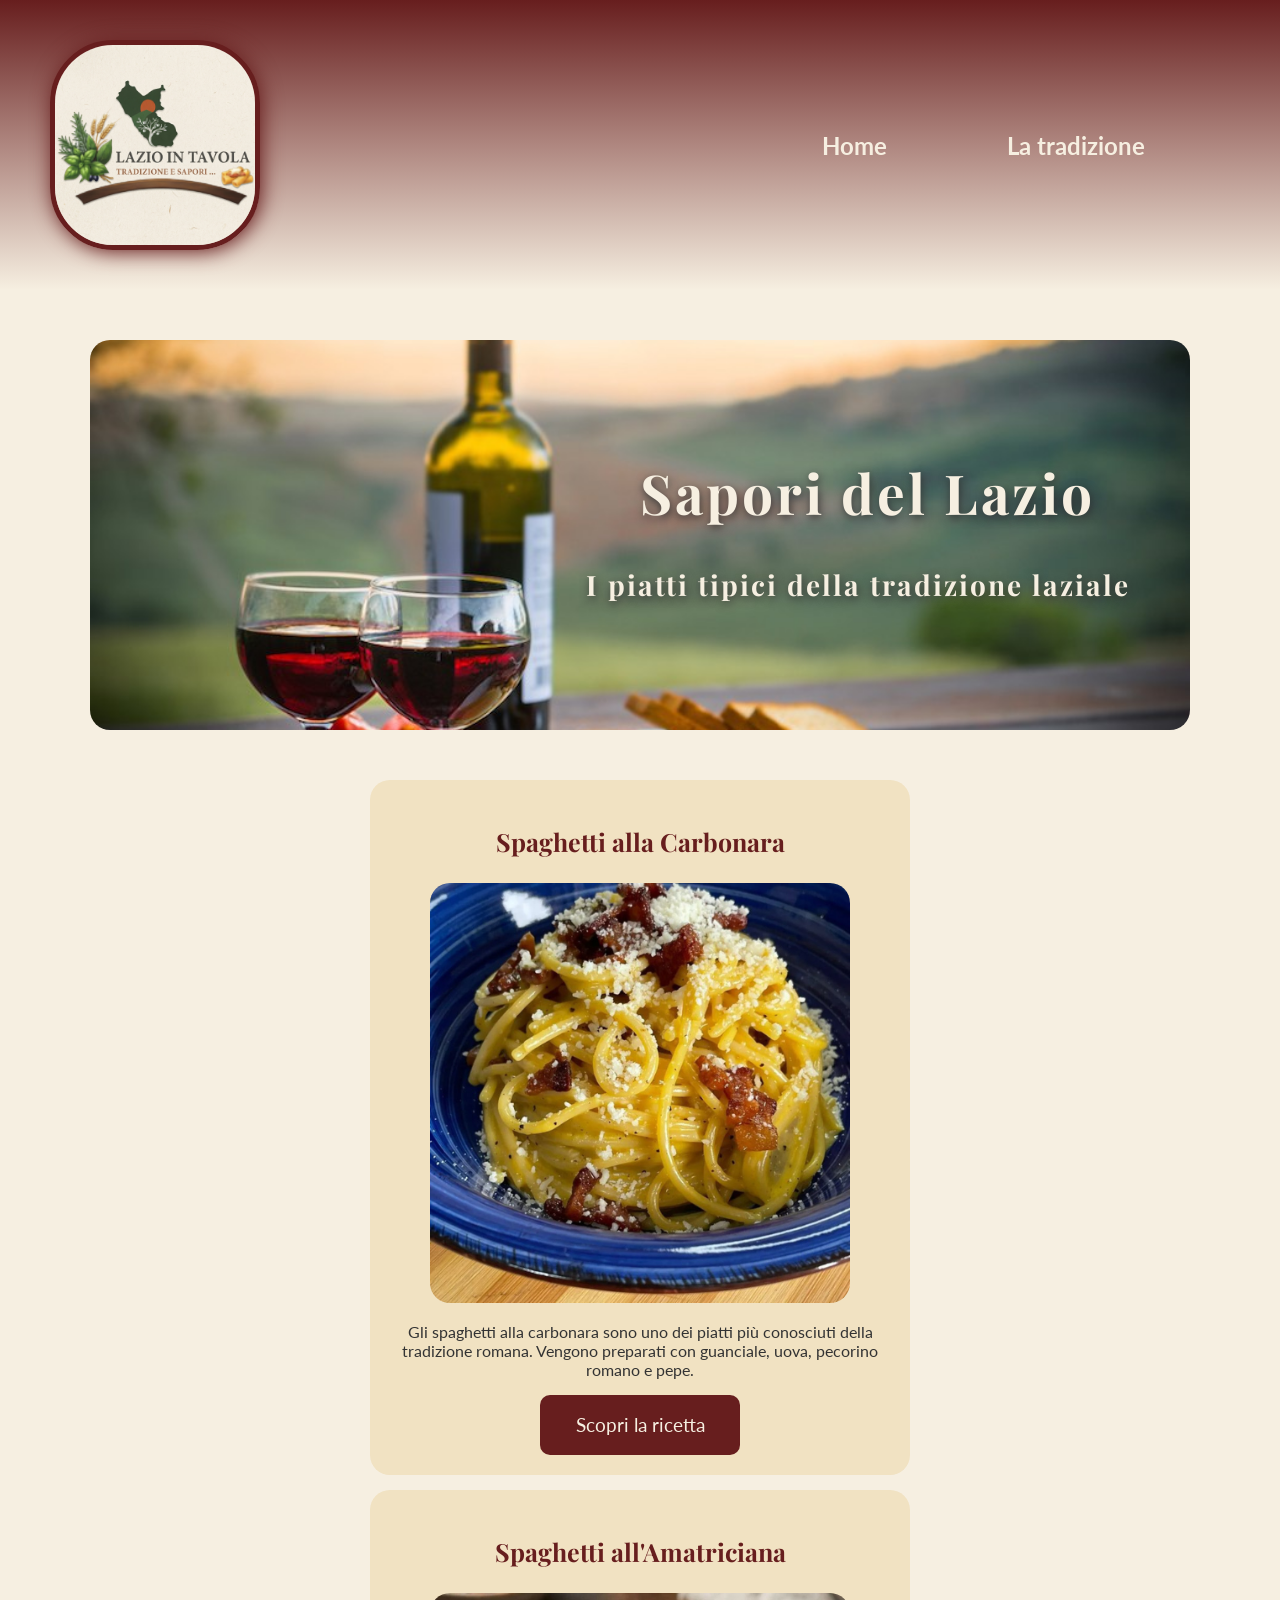
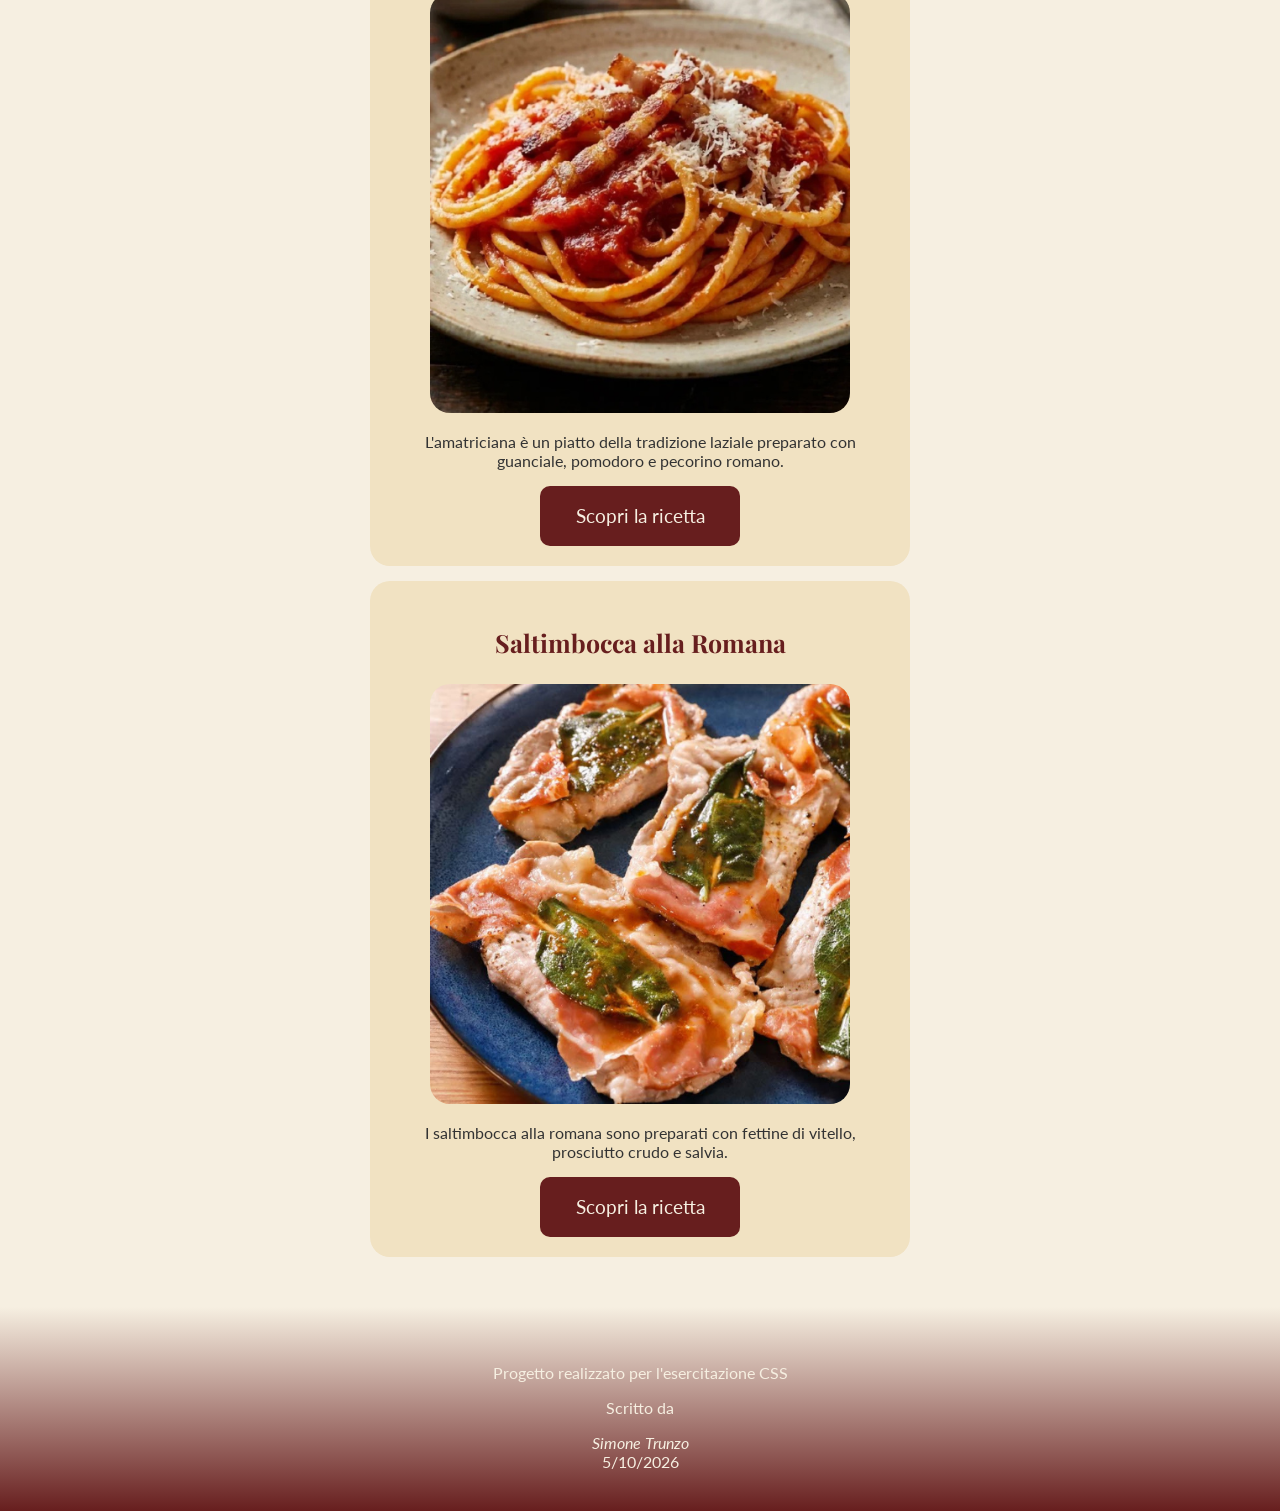
<file: index.html>
<!DOCTYPE html>
<html lang="it">
<head>
    <meta charset="UTF-8">
    <meta name="viewport" content="width=device-width, initial-scale=1.0">
    <title>Sapori del Lazio</title>
    <link rel="preconnect" href="https://fonts.googleapis.com">
    <link rel="preconnect" href="https://fonts.gstatic.com" crossorigin>
    <link href="https://fonts.googleapis.com/css2?family=Lato:ital,wght@0,100;0,300;0,400;0,700;0,900;1,100;1,300;1,400;1,700;1,900&display=swap" rel="stylesheet">
    <link href="https://fonts.googleapis.com/css2?family=Playfair+Display:wght@600;700&display=swap" rel="stylesheet">
    
    <link rel="stylesheet" href="./style.css">
    
</head>
<body>
    
    <!-- BARRA DI NAVIGAZIONE -->
    
    <nav>
        
        <!-- LOGO -->
        
        <img class="logo" src="./Media/Logo.jpg" alt="Sapori del Lazio">
        
        <!-- Link -->
        <ul>
            <li>
                <a href="./index.html">Home</a>
            </li>
            <li>
                <a href="./tradizione.html">La tradizione</a>
            </li>
        </ul>
    </nav>
    
    <!-- Sezione principale -->
    
    <main>
        <header class="page-header">
            <h1 class="titolo-principale">Sapori del Lazio</h1>
            <h2 class="sottotitolo">I piatti tipici della tradizione laziale</h2>
        </header>
        
        <!-- Sezione degli articoli -->
        
        <section>
            
            <!-- Primo Articolo -->
            
            <article class="card">
                
                <h3>Spaghetti alla Carbonara</h3>
                <figure>
                    <img class="card-img" src="./Media/Spaghetti alla Carbonara.png" alt="Spaghetti alla Carbonara">
                </figure>
                <p>
                    Gli spaghetti alla carbonara sono uno dei piatti più conosciuti della tradizione romana. Vengono preparati con guanciale, uova, pecorino romano e pepe.
                </p>
                
                <a class="button" href="https://ricette.giallozafferano.it/Spaghetti-alla-Carbonara.html"
                target="_blank">Scopri la ricetta</a>
                
            </article>
            
            
            <!-- Secondo Articolo -->
            
            <article class="card">
                
                <h3>Spaghetti all'Amatriciana</h3>
                <figure>
                    <img class="card-img" src="./Media/Spaghetti all'Amatriciana.png" alt="Spaghetti all'Amatriciana">
                </figure>
                <p>
                    L'amatriciana è un piatto della tradizione
                    laziale preparato con guanciale, pomodoro
                    e pecorino romano.
                </p>
                
                <a class="button" href="https://ricette.giallozafferano.it/Spaghetti-all-Amatriciana.html"
                target="_blank">Scopri la ricetta</a>
                
            </article>
            
            
            <!-- Terzo Articolo -->
            
            <article class="card">
                
                <h3>Saltimbocca alla Romana</h3>
                <figure>
                    <img class="card-img" src="./Media/Saltimbocca alla Romana.png" alt="Saltimbocca alla Romana">
                </figure>
                <p>
                    I saltimbocca alla romana sono preparati
                    con fettine di vitello, prosciutto crudo
                    e salvia. 
                </p>
                
                <a class="button" href="https://ricette.giallozafferano.it/Saltimbocca-alla-Romana.html" target="_blank">Scopri la ricetta</a>
                
            </article>
            
        </section>
        
    </main>
    
    <!-- Fine pagina -->
    
    <footer>
        
        <p>
            Progetto realizzato per l'esercitazione CSS
        </p>
        <p>Scritto da</p>
        <address>Simone Trunzo</address>
        <time>5/10/2026</time>
        
    </footer>
    
</body>
</html>
</file>
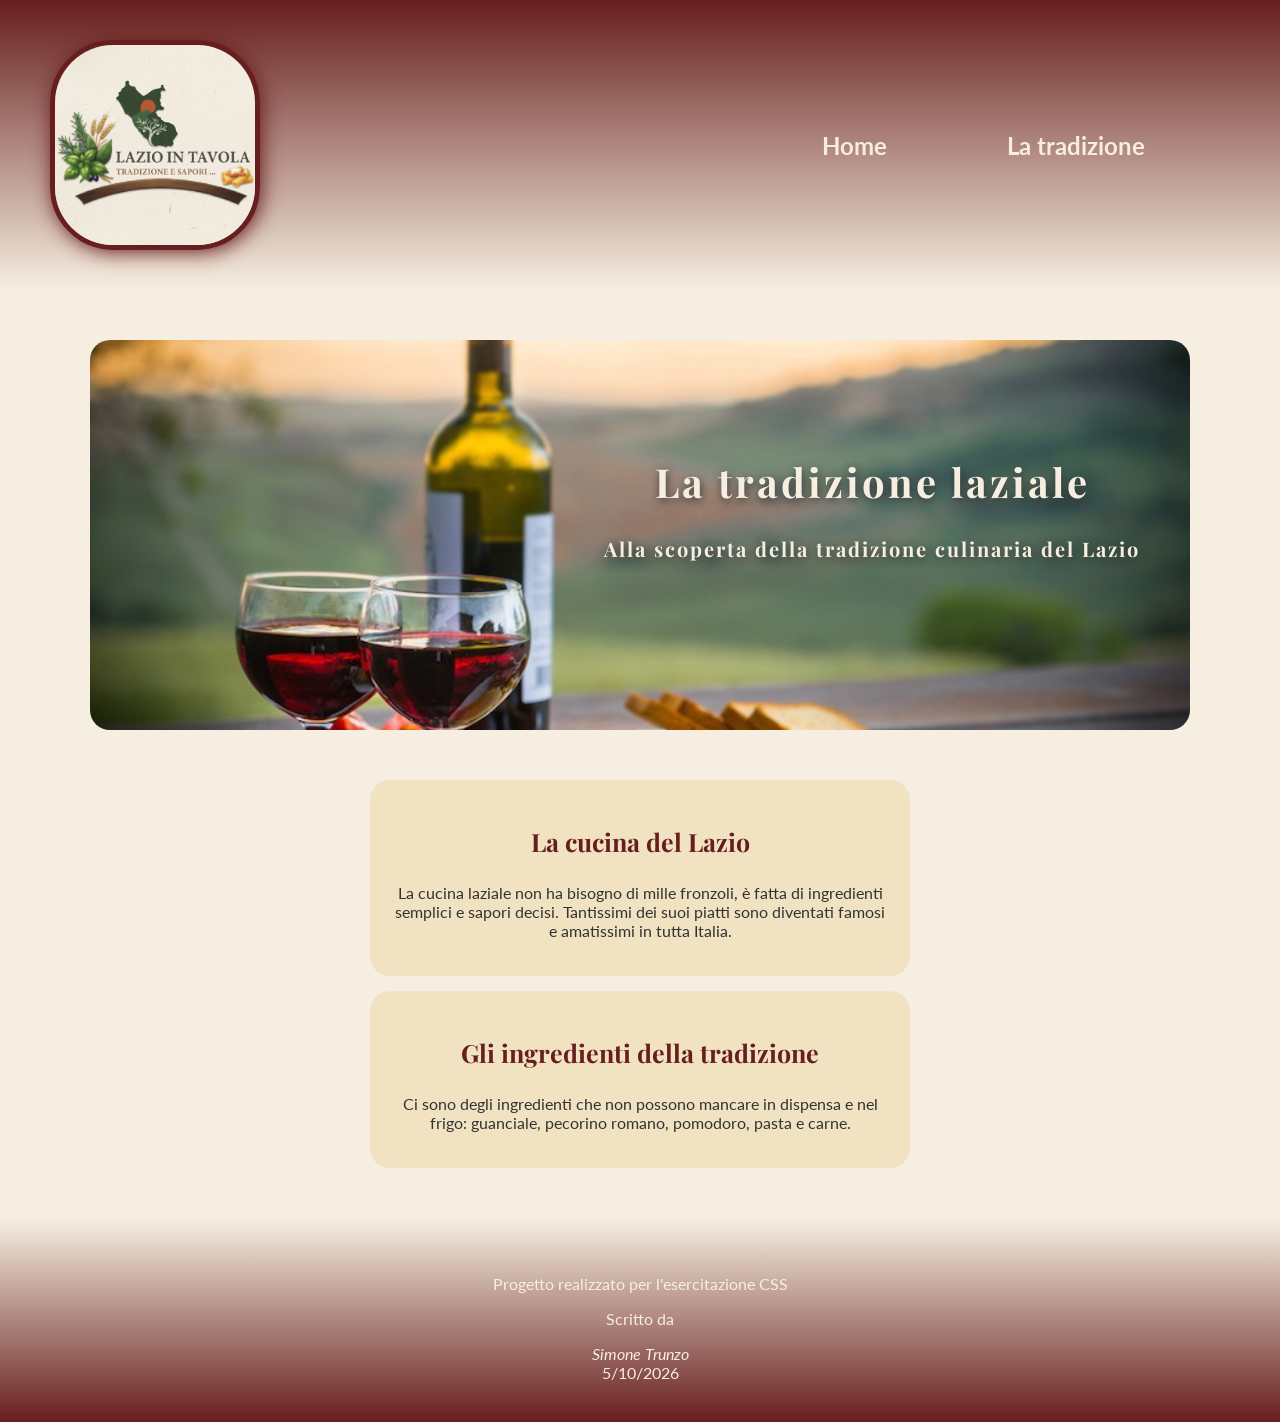
<file: tradizione.html>
<!DOCTYPE html>
<html lang="it">

<head>

    <meta charset="UTF-8">

    <meta name="viewport" content="width=device-width, initial-scale=1.0">

    <title>La tradizione</title>


    <!-- FONT PERSONALIZZATI -->

    <link rel="preconnect" href="https://fonts.googleapis.com">

    <link rel="preconnect" href="https://fonts.gstatic.com" crossorigin>

    <link href="https://fonts.googleapis.com/css2?family=Lato:wght@400;700&display=swap" rel="stylesheet">

    <link href="https://fonts.googleapis.com/css2?family=Playfair+Display:wght@600;700&display=swap" rel="stylesheet">


    <!-- CSS -->

    <link rel="stylesheet" href="./style.css">

</head>


<body>


    <!-- BARRA DI NAVIGAZIONE -->

    <nav>

        <img class="logo" src="./Media/Logo.jpg" alt="Sapori del Lazio">


        <ul>

            <li>
                <a href="./index.html">Home</a>
            </li>

            <li>
                <a href="./tradizione.html">La tradizione</a>
            </li>

        </ul>

    </nav>


    <!-- SEZIONE PRINCIPALE -->

    <main>

        <header class="page-header">

            <h1 class="titolo-seconda">La tradizione laziale</h1>

            <h2 class="sottotitolo-seconda">
                Alla scoperta della tradizione culinaria del Lazio
            </h2>

        </header>


        <!-- SEZIONE DEGLI ARTICOLI -->

        <section>


            <!-- PRIMO ARTICOLO -->

            <article class="card">

                <h3>La cucina del Lazio</h3>

                <p>
                    La cucina laziale non ha bisogno di mille fronzoli,
                    è fatta di ingredienti semplici e sapori decisi.
                    Tantissimi dei suoi piatti sono diventati famosi
                    e amatissimi in tutta Italia.
                </p>

            </article>


            <!-- SECONDO ARTICOLO -->

            <article class="card">

                <h3>Gli ingredienti della tradizione</h3>

                <p>
                    Ci sono degli ingredienti che non possono mancare
                    in dispensa e nel frigo: guanciale, pecorino romano,
                    pomodoro, pasta e carne.
                </p>

            </article>

        </section>

    </main>


    <!-- FOOTER -->

    <footer>

        <p>
            Progetto realizzato per l'esercitazione CSS
        </p>

        <p>Scritto da</p>

        <address>Simone Trunzo</address>

        <time>5/10/2026</time>

    </footer>


</body>

</html>
</file>
<file: style.css>
body {
    margin: 0;
    background-color: #f6efe1;
    color: #333333;
    font-family: "Lato", sans-serif;
}

nav {
    background: linear-gradient(#671e1e, transparent);
    display: flex;
    align-items: center;
    padding: 40px 50px;
}

.logo {
    width: 200px;
    border-radius: 30%;
    border: 5px solid #671e1e;
    box-shadow: 2px 2px 20px #671e1e;
}

ul {
    margin-left: auto;
    display: flex;
    padding: 5px;
    list-style-type: none;
    
}

li {
    margin-left: 40px;
    margin-right: 80px;
    
}

nav a {
    color: #f6efe1;
    text-decoration: none;
    font-weight: 700;
    font-size: x-large;
}

nav a:hover {
    color: #671e1e; 
}

main {
    max-width: 1100px;
    margin: 50px auto;
    padding: 0 20px;
}

.page-header {
    height: 30vh;
    background-image: url(./Media/Page-header.jpg);
    background-repeat: no-repeat;
    background-position: center;
    background-size: cover;
    border-radius: 20px;
    text-align: center;
    padding: 60px 30px;
    margin-bottom: 50px;
}

.titolo-principale {
    font-family: "Playfair Display", serif;
    letter-spacing: 3px;
    font-size: 55px;
    color: #f6efe1;
    text-align: end;
    margin-top: 55px;
    margin-right: 65px;
    text-shadow: 1px 3px 10px #333333;
}

.titolo-seconda {
    font-family: "Playfair Display", serif;
    letter-spacing: 3px;
    font-size: 40px;
    color: #f6efe1;
    text-align: end;
    margin-top: 55px;
    margin-right: 70px;
    text-shadow: 1px 3px 10px #333333;
}


.sottotitolo {
    font-family: "Playfair Display", serif;
    letter-spacing: 2px;
    font-size: 28px;
    color: #f6efe1;
    text-align: end;
    margin-bottom: 55px;
    margin-right: 30px;
    text-shadow: 1px 3px 10px #333333;   
}

.sottotitolo-seconda {
    font-family: "Playfair Display", serif;
    letter-spacing: 2px;
    font-size: 20px;
    color: #f6efe1;
    text-align: end;
    margin-bottom: 55px;
    margin-right: 20px;
    text-shadow: 1px 3px 10px #333333;  
}

.card {
    width: 500px;
    background-color: #f1e2c2;
    margin: 15px auto;
    padding: 20px;
    text-align: center;
    border-radius: 20px;
}

.card h3 {
    font-family: "Playfair Display", serif;
    color: #671e1e;
    font-size: 25px;
}

.card-img {
    width: 100%;
    border-radius: 20px;
}

.button {
    display: block;
    background-color: #671e1e;
    color: #f6efe1;
    width: 200px;
    height: 60px;
    margin: 0 auto;
    border-radius: 10px;
    text-decoration: none;
    line-height: 60px;
    font-size: larger;
}

.button:hover {
    background-color: #b45f45;
    color: #34170e;
}

footer {
    background: linear-gradient(360deg, #671e1e, transparent);
    text-align: center;
    padding: 40px 50px;
}

footer time {
    color: #f6efe1;
}

footer address {
    color: #f6efe1;
}

footer p {
    color: #f6efe1 ;
}
</file>
